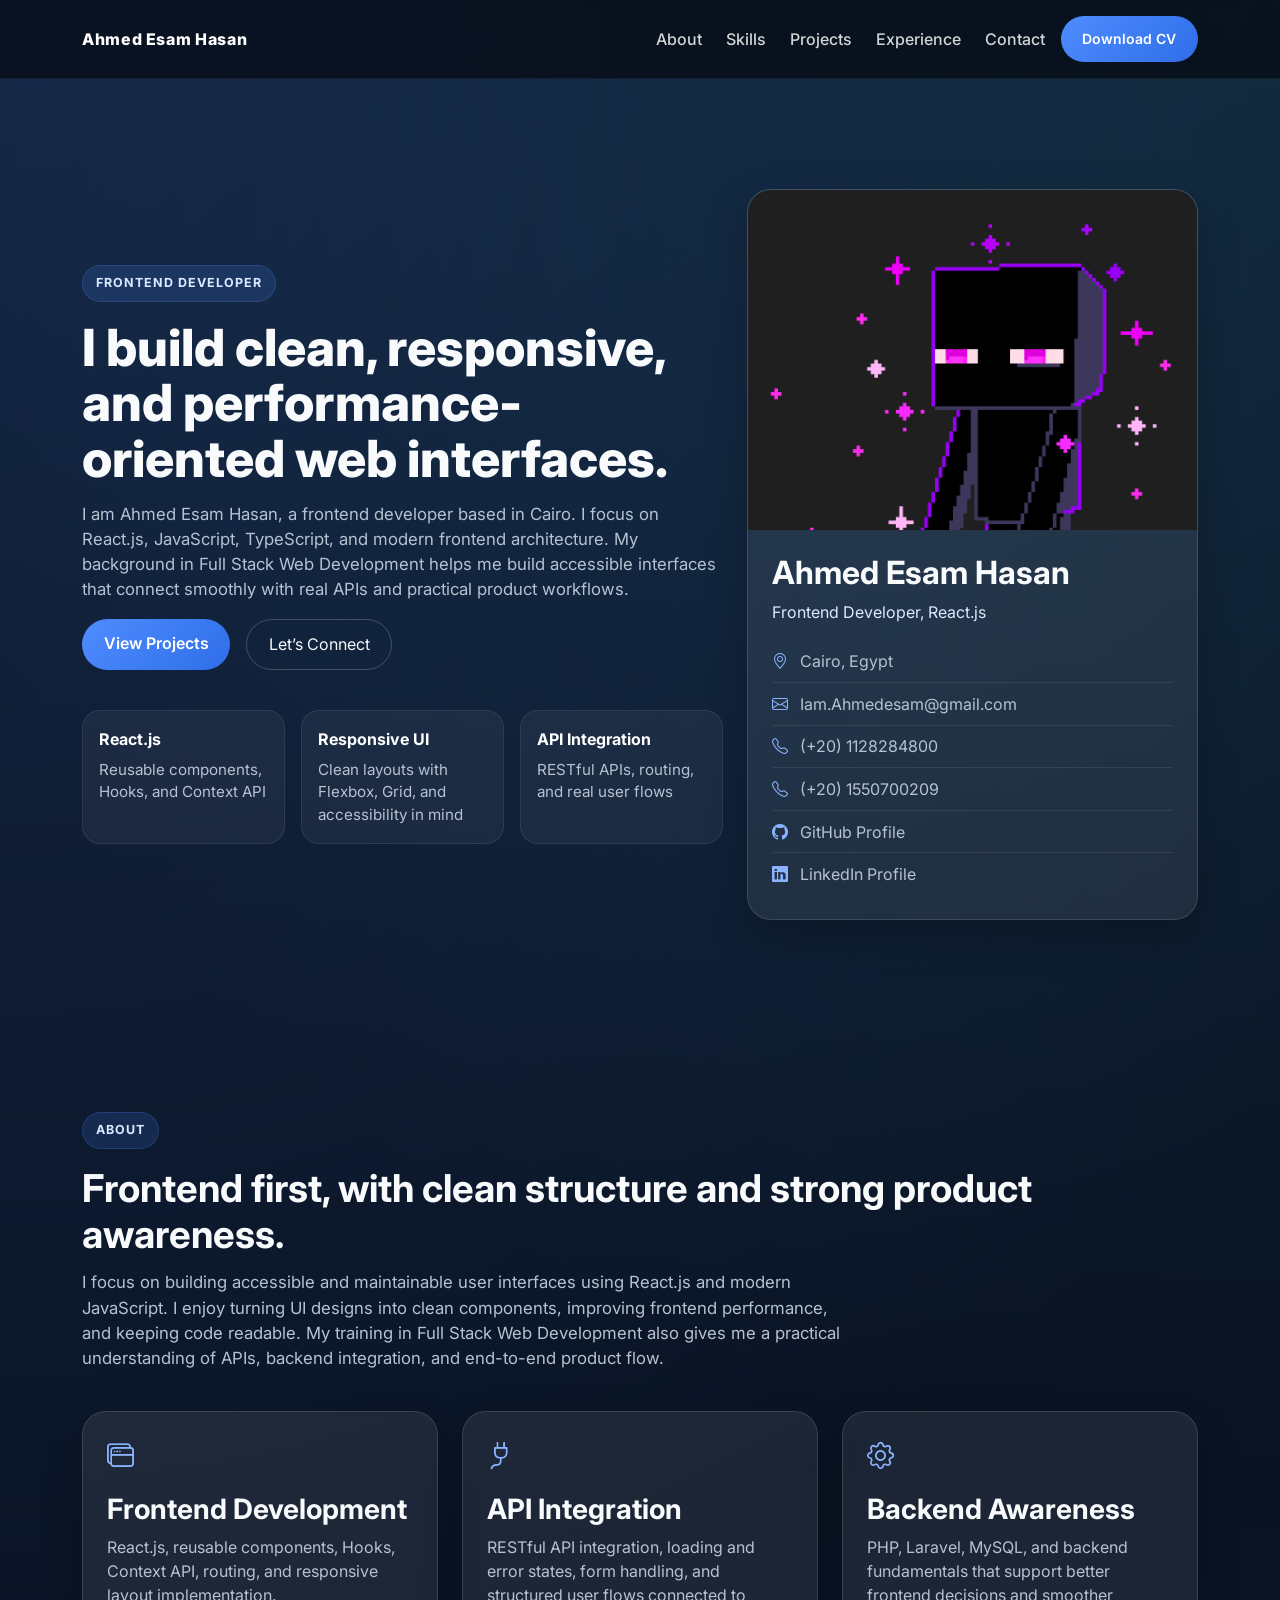
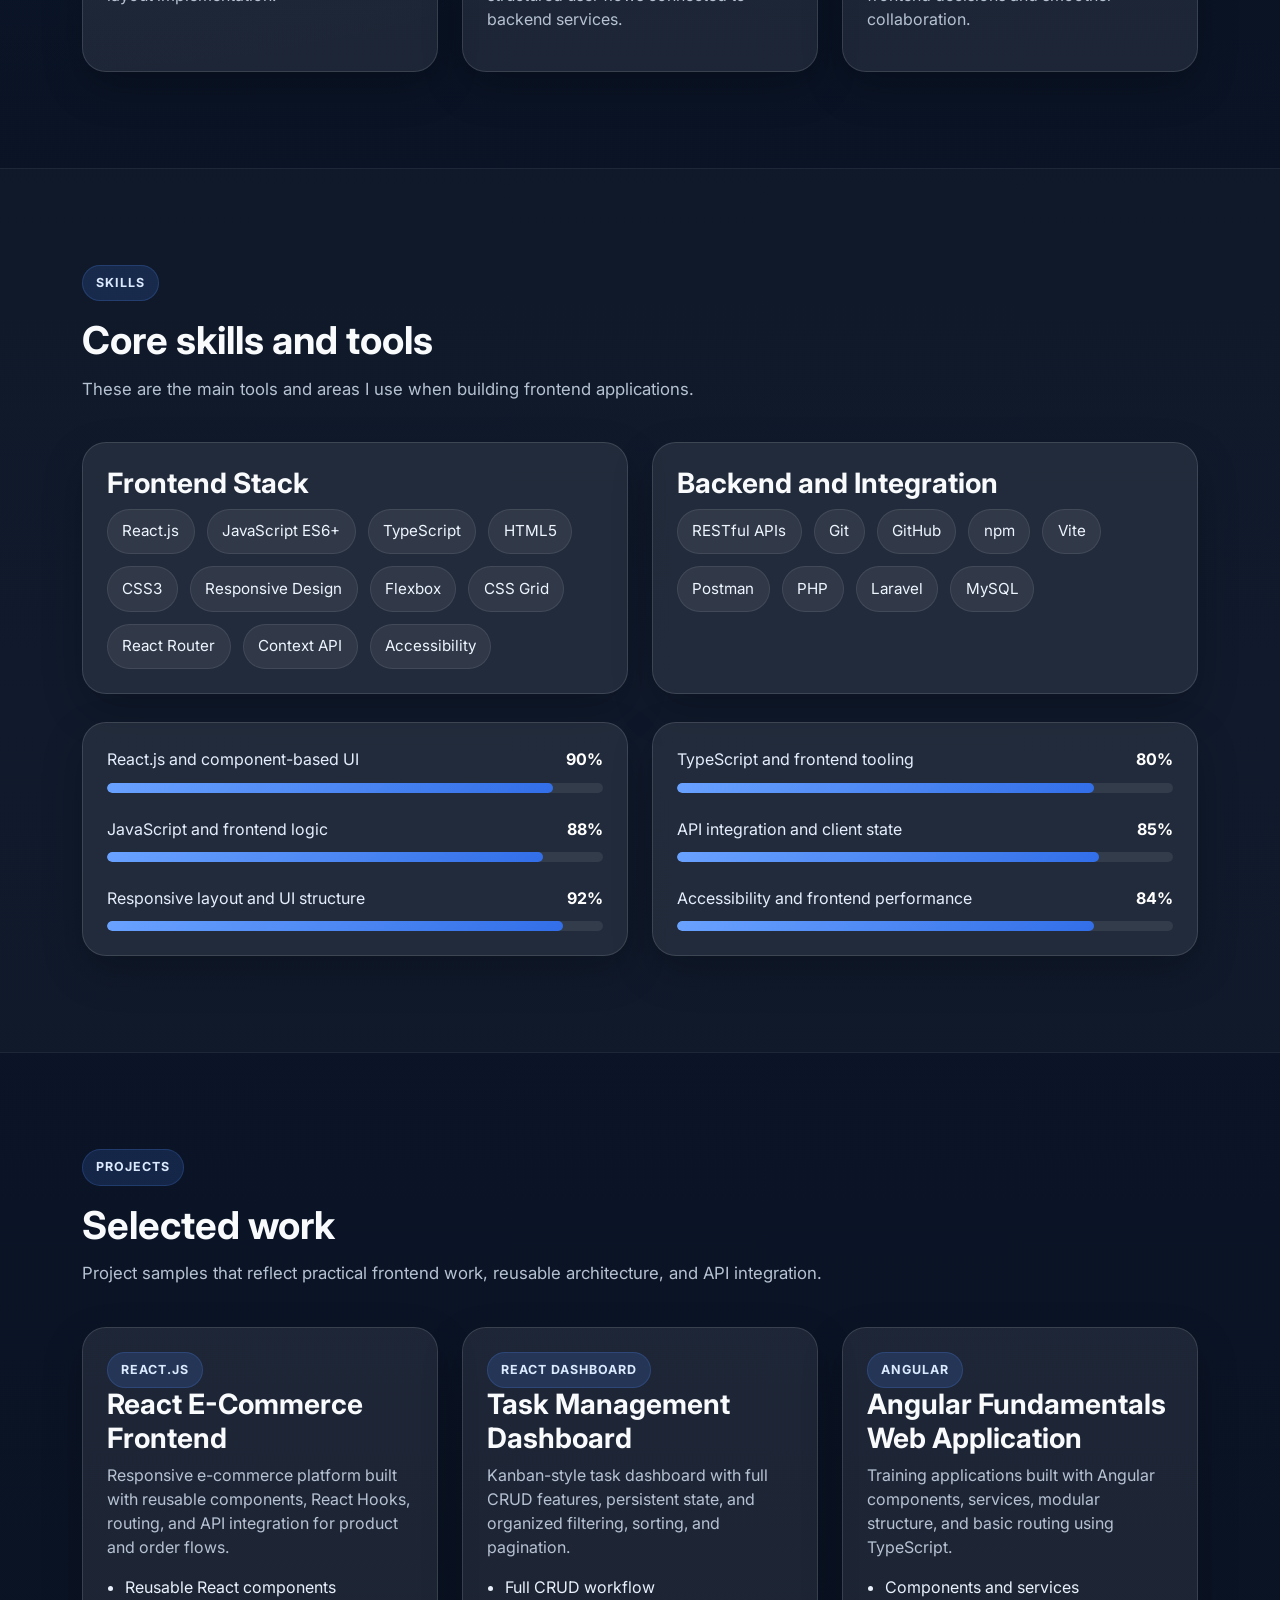
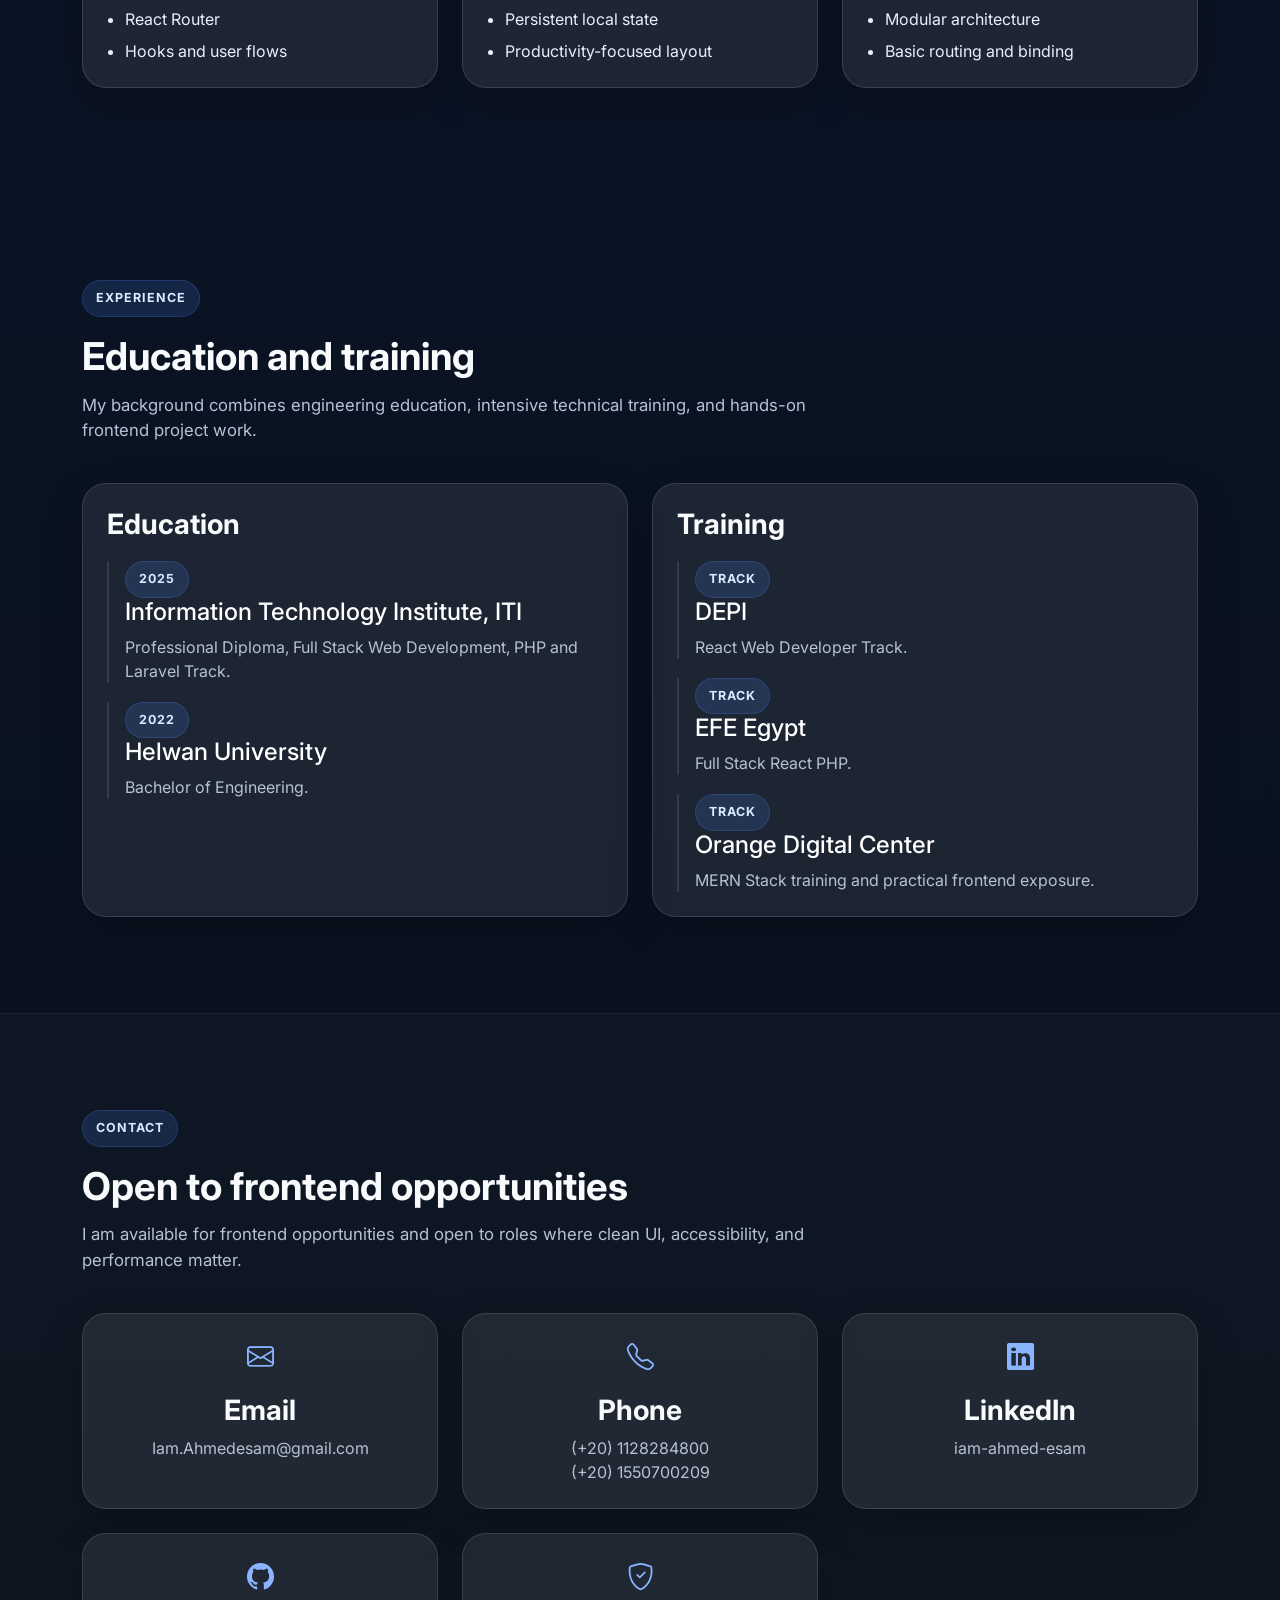
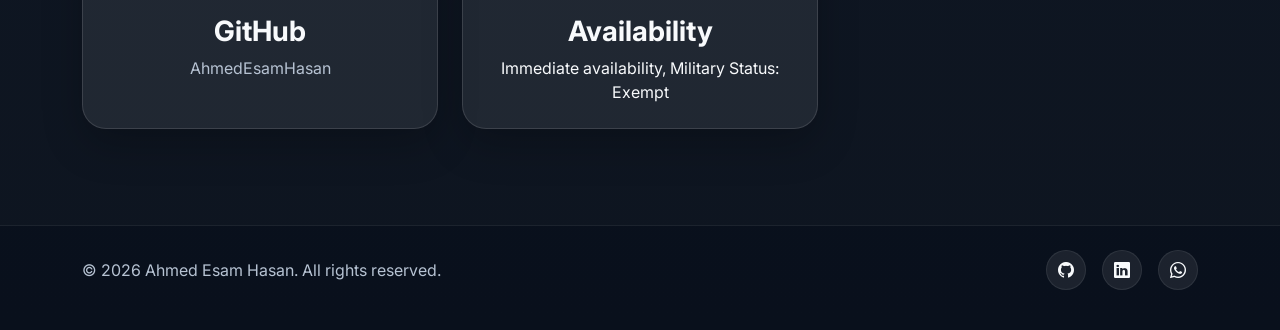
<file: index.html>
<!doctype html>
<html lang="en">

<head>
  <meta charset="UTF-8" />
  <meta name="viewport" content="width=device-width, initial-scale=1.0" />
  <meta
    name="description"
    content="Ahmed Esam Hasan portfolio website. Frontend Developer focused on React.js, JavaScript, TypeScript, responsive UI, API integration, accessibility, and frontend performance." />
  <meta name="keywords" content="Ahmed Esam Hasan, Frontend Developer, React.js, JavaScript, TypeScript, Angular, Portfolio" />
  <title>Ahmed Esam Hasan | Skills Portfolio</title>

  <link rel="icon" href="assets/img/favicon.ico" />
  <link rel="apple-touch-icon" href="assets/img/apple-touch-icon.png" />
  <link rel="preconnect" href="https://fonts.googleapis.com" />
  <link rel="preconnect" href="https://fonts.gstatic.com" crossorigin />
  <link
    href="https://fonts.googleapis.com/css2?family=Inter:wght@400;500;600;700;800&display=swap"
    rel="stylesheet" />

  <link rel="stylesheet" href="assets/vendor/bootstrap/css/bootstrap.min.css" />
  <link rel="stylesheet" href="assets/vendor/bootstrap-icons/bootstrap-icons.css" />
  <link rel="stylesheet" href="assets/css/style.css" />
</head>

<body>
  <header class="site-header">
    <nav class="navbar navbar-expand-lg navbar-dark">
      <div class="container">
        <a class="navbar-brand brand-text" href="#home">Ahmed Esam Hasan</a>

        <button
          class="navbar-toggler"
          type="button"
          data-bs-toggle="collapse"
          data-bs-target="#mainNav"
          aria-controls="mainNav"
          aria-expanded="false"
          aria-label="Toggle navigation">
          <span class="navbar-toggler-icon"></span>
        </button>

        <div class="collapse navbar-collapse" id="mainNav">
          <ul class="navbar-nav ms-auto align-items-lg-center gap-lg-2">
            <li class="nav-item"><a class="nav-link" href="#about">About</a></li>
            <li class="nav-item"><a class="nav-link" href="#skills">Skills</a></li>
            <li class="nav-item"><a class="nav-link" href="#projects">Projects</a></li>
            <li class="nav-item"><a class="nav-link" href="#experience">Experience</a></li>
            <li class="nav-item"><a class="nav-link" href="#contact">Contact</a></li>
            <li class="nav-item mt-3 mt-lg-0">
              <a class="btn btn-brand btn-sm" href="assets/docs/Ahmed_Esam_Hasan_Frontend_Developer_2025.pdf" target="_blank" rel="noreferrer">Download CV</a>
            </li>
          </ul>
        </div>
      </div>
    </nav>
  </header>

  <main>
    <section id="home" class="hero-section section-space">
      <div class="container">
        <div class="row align-items-center gy-5">
          <div class="col-lg-7">
            <span class="eyebrow">Frontend Developer</span>
            <h1 class="hero-title">I build clean, responsive, and performance-oriented web interfaces.</h1>
            <p class="hero-text">
              I am Ahmed Esam Hasan, a frontend developer based in Cairo. I focus on React.js, JavaScript, TypeScript, and modern frontend architecture. My background in Full Stack Web Development helps me build accessible interfaces that connect smoothly with real APIs and practical product workflows.
            </p>

            <div class="hero-actions d-flex flex-wrap gap-3">
              <a class="btn btn-brand" href="#projects">View Projects</a>
              <a class="btn btn-outline-light custom-outline" href="#contact">Let’s Connect</a>
            </div>

            <div class="hero-highlights row g-3 mt-4">
              <div class="col-sm-4">
                <div class="mini-stat">
                  <strong>React.js</strong>
                  <span>Reusable components, Hooks, and Context API</span>
                </div>
              </div>
              <div class="col-sm-4">
                <div class="mini-stat">
                  <strong>Responsive UI</strong>
                  <span>Clean layouts with Flexbox, Grid, and accessibility in mind</span>
                </div>
              </div>
              <div class="col-sm-4">
                <div class="mini-stat">
                  <strong>API Integration</strong>
                  <span>RESTful APIs, routing, and real user flows</span>
                </div>
              </div>
            </div>
          </div>

          <div class="col-lg-5">
            <div class="hero-card card-surface">
              <img src="assets/img/me.png" alt="Ahmed Esam Hasan" class="hero-image" />

              <div class="hero-card-content">
                <h2>Ahmed Esam Hasan</h2>
                <p class="hero-role">Frontend Developer, React.js</p>

                <ul class="quick-info list-unstyled mb-0">
                  <li><i class="bi bi-geo-alt"></i><span>Cairo, Egypt</span></li>
                  <li><i class="bi bi-envelope"></i><a href="mailto:Iam.Ahmedesam@gmail.com">Iam.Ahmedesam@gmail.com</a></li>
                  <li><i class="bi bi-telephone"></i><a href="tel:+201128284800">(+20) 1128284800</a></li>
                  <li><i class="bi bi-telephone"></i><a href="tel:+201550700209">(+20) 1550700209</a></li>
                  <li><i class="bi bi-github"></i><a href="https://github.com/AhmedEsamHasan" target="_blank" rel="noreferrer">GitHub Profile</a></li>
                  <li><i class="bi bi-linkedin"></i><a href="https://linkedin.com/in/iam-ahmed-esam" target="_blank" rel="noreferrer">LinkedIn Profile</a></li>
                </ul>
              </div>
            </div>
          </div>
        </div>
      </div>
    </section>

    <section id="about" class="section-space">
      <div class="container">
        <div class="section-heading">
          <span class="section-label">About</span>
          <h2>Frontend first, with clean structure and strong product awareness.</h2>
          <p>
            I focus on building accessible and maintainable user interfaces using React.js and modern JavaScript. I enjoy turning UI designs into clean components, improving frontend performance, and keeping code readable. My training in Full Stack Web Development also gives me a practical understanding of APIs, backend integration, and end-to-end product flow.
          </p>
        </div>

        <div class="row g-4">
          <div class="col-lg-4">
            <div class="card-surface info-card h-100">
              <i class="bi bi-window-stack"></i>
              <h3>Frontend Development</h3>
              <p>React.js, reusable components, Hooks, Context API, routing, and responsive layout implementation.</p>
            </div>
          </div>
          <div class="col-lg-4">
            <div class="card-surface info-card h-100">
              <i class="bi bi-plug"></i>
              <h3>API Integration</h3>
              <p>RESTful API integration, loading and error states, form handling, and structured user flows connected to backend services.</p>
            </div>
          </div>
          <div class="col-lg-4">
            <div class="card-surface info-card h-100">
              <i class="bi bi-gear"></i>
              <h3>Backend Awareness</h3>
              <p>PHP, Laravel, MySQL, and backend fundamentals that support better frontend decisions and smoother collaboration.</p>
            </div>
          </div>
        </div>
      </div>
    </section>

    <section id="skills" class="section-space section-dark">
      <div class="container">
        <div class="section-heading">
          <span class="section-label">Skills</span>
          <h2>Core skills and tools</h2>
          <p>These are the main tools and areas I use when building frontend applications.</p>
        </div>

        <div class="row g-4">
          <div class="col-lg-6">
            <div class="card-surface skill-group h-100">
              <h3>Frontend Stack</h3>
              <div class="chip-list">
                <span>React.js</span>
                <span>JavaScript ES6+</span>
                <span>TypeScript</span>
                <span>HTML5</span>
                <span>CSS3</span>
                <span>Responsive Design</span>
                <span>Flexbox</span>
                <span>CSS Grid</span>
                <span>React Router</span>
                <span>Context API</span>
                <span>Accessibility</span>
              </div>
            </div>
          </div>

          <div class="col-lg-6">
            <div class="card-surface skill-group h-100">
              <h3>Backend and Integration</h3>
              <div class="chip-list">
                <span>RESTful APIs</span>
                <span>Git</span>
                <span>GitHub</span>
                <span>npm</span>
                <span>Vite</span>
                <span>Postman</span>
                <span>PHP</span>
                <span>Laravel</span>
                <span>MySQL</span>
              </div>
            </div>
          </div>
        </div>

        <div class="row g-4 mt-1">
          <div class="col-lg-6">
            <div class="card-surface">
              <div class="skill-meter">
                <div class="skill-row">
                  <span>React.js and component-based UI</span>
                  <strong>90%</strong>
                </div>
                <div class="progress skill-progress"><div class="progress-bar" style="width: 90%"></div></div>
              </div>

              <div class="skill-meter">
                <div class="skill-row">
                  <span>JavaScript and frontend logic</span>
                  <strong>88%</strong>
                </div>
                <div class="progress skill-progress"><div class="progress-bar" style="width: 88%"></div></div>
              </div>

              <div class="skill-meter mb-0">
                <div class="skill-row">
                  <span>Responsive layout and UI structure</span>
                  <strong>92%</strong>
                </div>
                <div class="progress skill-progress"><div class="progress-bar" style="width: 92%"></div></div>
              </div>
            </div>
          </div>

          <div class="col-lg-6">
            <div class="card-surface">
              <div class="skill-meter">
                <div class="skill-row">
                  <span>TypeScript and frontend tooling</span>
                  <strong>80%</strong>
                </div>
                <div class="progress skill-progress"><div class="progress-bar" style="width: 84%"></div></div>
              </div>

              <div class="skill-meter">
                <div class="skill-row">
                  <span>API integration and client state</span>
                  <strong>85%</strong>
                </div>
                <div class="progress skill-progress"><div class="progress-bar" style="width: 85%"></div></div>
              </div>

              <div class="skill-meter mb-0">
                <div class="skill-row">
                  <span>Accessibility and frontend performance</span>
                  <strong>84%</strong>
                </div>
                <div class="progress skill-progress"><div class="progress-bar" style="width: 84%"></div></div>
              </div>
            </div>
          </div>
        </div>
      </div>
    </section>

    <section id="projects" class="section-space">
      <div class="container">
        <div class="section-heading">
          <span class="section-label">Projects</span>
          <h2>Selected work</h2>
          <p>Project samples that reflect practical frontend work, reusable architecture, and API integration.</p>
        </div>

        <div class="row g-4">
          <div class="col-lg-4 col-md-6">
            <article class="card-surface project-card h-100">
              <span class="project-badge">React.js</span>
              <h3>React E-Commerce Frontend</h3>
              <p>Responsive e-commerce platform built with reusable components, React Hooks, routing, and API integration for product and order flows.</p>
              <ul>
                <li>Reusable React components</li>
                <li>React Router</li>
                <li>Hooks and user flows</li>
              </ul>
            </article>
          </div>

          <div class="col-lg-4 col-md-6">
            <article class="card-surface project-card h-100">
              <span class="project-badge">React Dashboard</span>
              <h3>Task Management Dashboard</h3>
              <p>Kanban-style task dashboard with full CRUD features, persistent state, and organized filtering, sorting, and pagination.</p>
              <ul>
                <li>Full CRUD workflow</li>
                <li>Persistent local state</li>
                <li>Productivity-focused layout</li>
              </ul>
            </article>
          </div>

          <div class="col-lg-4 col-md-6">
            <article class="card-surface project-card h-100">
              <span class="project-badge">Angular</span>
              <h3>Angular Fundamentals Web Application</h3>
              <p>Training applications built with Angular components, services, modular structure, and basic routing using TypeScript.</p>
              <ul>
                <li>Components and services</li>
                <li>Modular architecture</li>
                <li>Basic routing and binding</li>
              </ul>
            </article>
          </div>
        </div>
      </div>
    </section>

    <section id="experience" class="section-space">
      <div class="container">
        <div class="section-heading">
          <span class="section-label">Experience</span>
          <h2>Education and training</h2>
          <p>My background combines engineering education, intensive technical training, and hands-on frontend project work.</p>
        </div>

        <div class="row g-4">
          <div class="col-lg-6">
            <div class="card-surface timeline-card h-100">
              <h3>Education</h3>
              <div class="timeline-item">
                <span class="timeline-year">2025</span>
                <h4>Information Technology Institute, ITI</h4>
                <p>Professional Diploma, Full Stack Web Development, PHP and Laravel Track.</p>
              </div>
              <div class="timeline-item mb-0">
                <span class="timeline-year">2022</span>
                <h4>Helwan University</h4>
                <p>Bachelor of Engineering.</p>
              </div>
            </div>
          </div>

          <div class="col-lg-6">
            <div class="card-surface timeline-card h-100">
              <h3>Training</h3>
              <div class="timeline-item">
                <span class="timeline-year">Track</span>
                <h4>DEPI</h4>
                <p>React Web Developer Track.</p>
              </div>
              <div class="timeline-item">
                <span class="timeline-year">Track</span>
                <h4>EFE Egypt</h4>
                <p>Full Stack React PHP.</p>
              </div>
              <div class="timeline-item mb-0">
                <span class="timeline-year">Track</span>
                <h4>Orange Digital Center</h4>
                <p>MERN Stack training and practical frontend exposure.</p>
              </div>
            </div>
          </div>
        </div>
      </div>
    </section>

    <section id="contact" class="section-space section-dark">
      <div class="container">
        <div class="section-heading">
          <span class="section-label">Contact</span>
          <h2>Open to frontend opportunities</h2>
          <p>I am available for frontend opportunities and open to roles where clean UI, accessibility, and performance matter.</p>
        </div>

        <div class="row g-4">
          <div class="col-lg-4 col-md-6">
            <div class="card-surface contact-card h-100">
              <i class="bi bi-envelope"></i>
              <h3>Email</h3>
              <a href="mailto:Iam.Ahmedesam@gmail.com">Iam.Ahmedesam@gmail.com</a>
            </div>
          </div>
          <div class="col-lg-4 col-md-6">
            <div class="card-surface contact-card h-100">
              <i class="bi bi-telephone"></i>
              <h3>Phone</h3>
              <a href="tel:+201128284800">(+20) 1128284800</a><br /><a href="tel:+201550700209">(+20) 1550700209</a>
            </div>
          </div>
          <div class="col-lg-4 col-md-6">
            <div class="card-surface contact-card h-100">
              <i class="bi bi-linkedin"></i>
              <h3>LinkedIn</h3>
              <a href="https://linkedin.com/in/iam-ahmed-esam" target="_blank" rel="noreferrer">iam-ahmed-esam</a>
            </div>
          </div>
          <div class="col-lg-4 col-md-6">
            <div class="card-surface contact-card h-100">
              <i class="bi bi-github"></i>
              <h3>GitHub</h3>
              <a href="https://github.com/AhmedEsamHasan" target="_blank" rel="noreferrer">AhmedEsamHasan</a>
            </div>
          </div>
          <div class="col-lg-4 col-md-6">
            <div class="card-surface contact-card h-100">
              <i class="bi bi-shield-check"></i>
              <h3>Availability</h3>
              <p class="mb-0">Immediate availability, Military Status: Exempt</p>
            </div>
          </div>
        </div>
      </div>
    </section>
  </main>

  <footer class="site-footer">
    <div class="container d-flex flex-column flex-md-row justify-content-between align-items-center gap-3">
      <p class="mb-0">© 2026 Ahmed Esam Hasan. All rights reserved.</p>
      <div class="footer-links d-flex gap-3">
        <a href="https://github.com/AhmedEsamHasan" target="_blank" rel="noreferrer" aria-label="GitHub profile"><i class="bi bi-github"></i></a>
        <a href="https://linkedin.com/in/iam-ahmed-esam" target="_blank" rel="noreferrer" aria-label="LinkedIn profile"><i class="bi bi-linkedin"></i></a>
        <a href="https://wa.me/201128284800" target="_blank" rel="noreferrer" aria-label="WhatsApp contact"><i class="bi bi-whatsapp"></i></a>
      </div>
    </div>
  </footer>

  <script src="assets/vendor/bootstrap/js/bootstrap.bundle.min.js"></script>
  <script src="assets/js/main.js"></script>
</body>

</html>
</file>
<file: assets/css/style.css>
:root {
  --bg: #081120;
  --bg-soft: #0f1b31;
  --surface: rgba(255, 255, 255, 0.08);
  --surface-border: rgba(255, 255, 255, 0.12);
  --text: #f8fafc;
  --muted: #b6c2d2;
  --brand: #4f8cff;
  --brand-strong: #2f6ee8;
  --card-shadow: 0 16px 40px rgba(0, 0, 0, 0.22);
}

* {
  box-sizing: border-box;
}

html {
  scroll-behavior: smooth;
}

body {
  margin: 0;
  font-family: "Inter", system-ui, -apple-system, BlinkMacSystemFont, "Segoe UI", sans-serif;
  background:
    radial-gradient(circle at top left, rgba(79, 140, 255, 0.18), transparent 32%),
    radial-gradient(circle at right top, rgba(76, 201, 240, 0.12), transparent 28%),
    linear-gradient(180deg, #07101d 0%, #0b1528 45%, #09101c 100%);
  color: var(--text);
}

a {
  color: inherit;
  text-decoration: none;
}

img {
  max-width: 100%;
  display: block;
}

.section-space {
  padding: 96px 0;
}

.section-dark {
  background: rgba(255, 255, 255, 0.02);
  border-top: 1px solid rgba(255, 255, 255, 0.06);
  border-bottom: 1px solid rgba(255, 255, 255, 0.06);
}

.site-header {
  position: sticky;
  top: 0;
  z-index: 1000;
  backdrop-filter: blur(16px);
  background: rgba(5, 10, 18, 0.72);
  border-bottom: 1px solid rgba(255, 255, 255, 0.06);
}

.navbar {
  padding: 1rem 0;
}

.brand-text {
  font-size: 1rem;
  font-weight: 800;
  letter-spacing: 0.04em;
}

.nav-link {
  color: rgba(255, 255, 255, 0.82) !important;
  font-weight: 500;
}

.nav-link:hover,
.nav-link:focus,
.nav-link.active {
  color: #ffffff !important;
}

.btn-brand {
  background: linear-gradient(135deg, var(--brand), var(--brand-strong));
  color: #fff;
  border: 0;
  border-radius: 999px;
  padding: 0.78rem 1.35rem;
  font-weight: 600;
}

.btn-brand:hover,
.btn-brand:focus {
  color: #fff;
  background: linear-gradient(135deg, #5a95ff, #2a63d6);
}

.custom-outline {
  border: 1px solid rgba(255, 255, 255, 0.2);
  border-radius: 999px;
  padding: 0.78rem 1.35rem;
}

.custom-outline:hover,
.custom-outline:focus {
  background: rgba(255, 255, 255, 0.08);
  color: #fff;
}

.hero-section {
  padding-top: 110px;
}

.eyebrow,
.section-label,
.project-badge,
.timeline-year {
  display: inline-flex;
  align-items: center;
  gap: 0.5rem;
  font-size: 0.78rem;
  font-weight: 700;
  letter-spacing: 0.08em;
  text-transform: uppercase;
  color: #dbeafe;
  background: rgba(79, 140, 255, 0.16);
  border: 1px solid rgba(79, 140, 255, 0.2);
  padding: 0.5rem 0.8rem;
  border-radius: 999px;
}

.hero-title {
  font-size: clamp(2.4rem, 4vw, 4.5rem);
  font-weight: 800;
  line-height: 1.08;
  margin: 1.15rem 0 1rem;
}

.hero-text,
.section-heading p,
.info-card p,
.project-card p,
.timeline-card p,
.contact-card a,
.quick-info a,
.quick-info span,
.site-footer p {
  color: var(--muted);
}

.hero-text,
.section-heading p {
  font-size: 1.05rem;
  max-width: 760px;
}

.card-surface {
  height: 100%;
  background: var(--surface);
  border: 1px solid var(--surface-border);
  box-shadow: var(--card-shadow);
  border-radius: 24px;
  padding: 1.5rem;
}

.hero-card {
  padding: 0;
  overflow: hidden;
}

.hero-image {
  width: 100%;
  height: 340px;
  object-fit: cover;
  object-position: top center;
}

.hero-card-content {
  padding: 1.5rem;
}

.hero-card-content h2,
.section-heading h2,
.skill-group h3,
.project-card h3,
.timeline-card h3,
.contact-card h3,
.info-card h3 {
  font-weight: 700;
}

.hero-role {
  margin-bottom: 1rem;
  color: #dbeafe;
}

.quick-info li {
  display: flex;
  align-items: center;
  gap: 0.75rem;
  padding: 0.55rem 0;
  border-top: 1px solid rgba(255, 255, 255, 0.08);
}

.quick-info li:first-child {
  border-top: 0;
}

.quick-info i,
.info-card i,
.contact-card i {
  color: #8ab4ff;
}

.mini-stat {
  background: rgba(255, 255, 255, 0.05);
  border: 1px solid rgba(255, 255, 255, 0.08);
  border-radius: 18px;
  padding: 1rem;
  height: 100%;
}

.mini-stat strong,
.skill-row strong,
.timeline-card h4 {
  display: block;
  color: #ffffff;
}

.mini-stat span {
  display: block;
  color: var(--muted);
  margin-top: 0.5rem;
  font-size: 0.95rem;
}

.section-heading {
  margin-bottom: 2.5rem;
}

.section-heading h2 {
  font-size: clamp(1.8rem, 3vw, 2.8rem);
  margin: 1rem 0 0.85rem;
}

.info-card i,
.contact-card i {
  font-size: 1.7rem;
  margin-bottom: 1rem;
  display: inline-block;
}

.skill-group .chip-list {
  display: flex;
  flex-wrap: wrap;
  gap: 0.75rem;
}

.skill-group .chip-list span {
  padding: 0.65rem 0.9rem;
  border-radius: 999px;
  background: rgba(255, 255, 255, 0.07);
  border: 1px solid rgba(255, 255, 255, 0.08);
  font-size: 0.95rem;
  color: #eef5ff;
}

.skill-meter {
  margin-bottom: 1.5rem;
}

.skill-row {
  display: flex;
  align-items: center;
  justify-content: space-between;
  gap: 1rem;
  margin-bottom: 0.7rem;
}

.skill-row span {
  color: #e5eefc;
}

.skill-progress {
  height: 10px;
  border-radius: 999px;
  background: rgba(255, 255, 255, 0.08);
}

.skill-progress .progress-bar {
  border-radius: 999px;
  background: linear-gradient(135deg, #69a2ff, #326ee8);
}

.project-card ul {
  padding-left: 1.1rem;
  margin: 1rem 0 0;
  color: #e9f0fb;
}

.project-card li + li {
  margin-top: 0.5rem;
}

.timeline-item {
  position: relative;
  padding-left: 1rem;
  margin-top: 1.2rem;
  border-left: 2px solid rgba(255, 255, 255, 0.1);
}

.timeline-item p {
  margin-bottom: 0;
}

.contact-card {
  text-align: center;
}

.contact-card a {
  word-break: break-word;
}

.site-footer {
  padding: 1.5rem 0 2.5rem;
}

.footer-links a {
  width: 40px;
  height: 40px;
  display: inline-flex;
  align-items: center;
  justify-content: center;
  border-radius: 50%;
  background: rgba(255, 255, 255, 0.08);
  border: 1px solid rgba(255, 255, 255, 0.08);
}

.footer-links a:hover,
.footer-links a:focus {
  background: rgba(79, 140, 255, 0.2);
}

@media (max-width: 991.98px) {
  .navbar-collapse {
    padding-top: 1rem;
  }

  .hero-section {
    padding-top: 80px;
  }
}

@media (max-width: 767.98px) {
  .section-space {
    padding: 72px 0;
  }

  .hero-title {
    font-size: 2.4rem;
  }

  .hero-card-content,
  .card-surface {
    padding: 1.25rem;
  }
}
</file>
